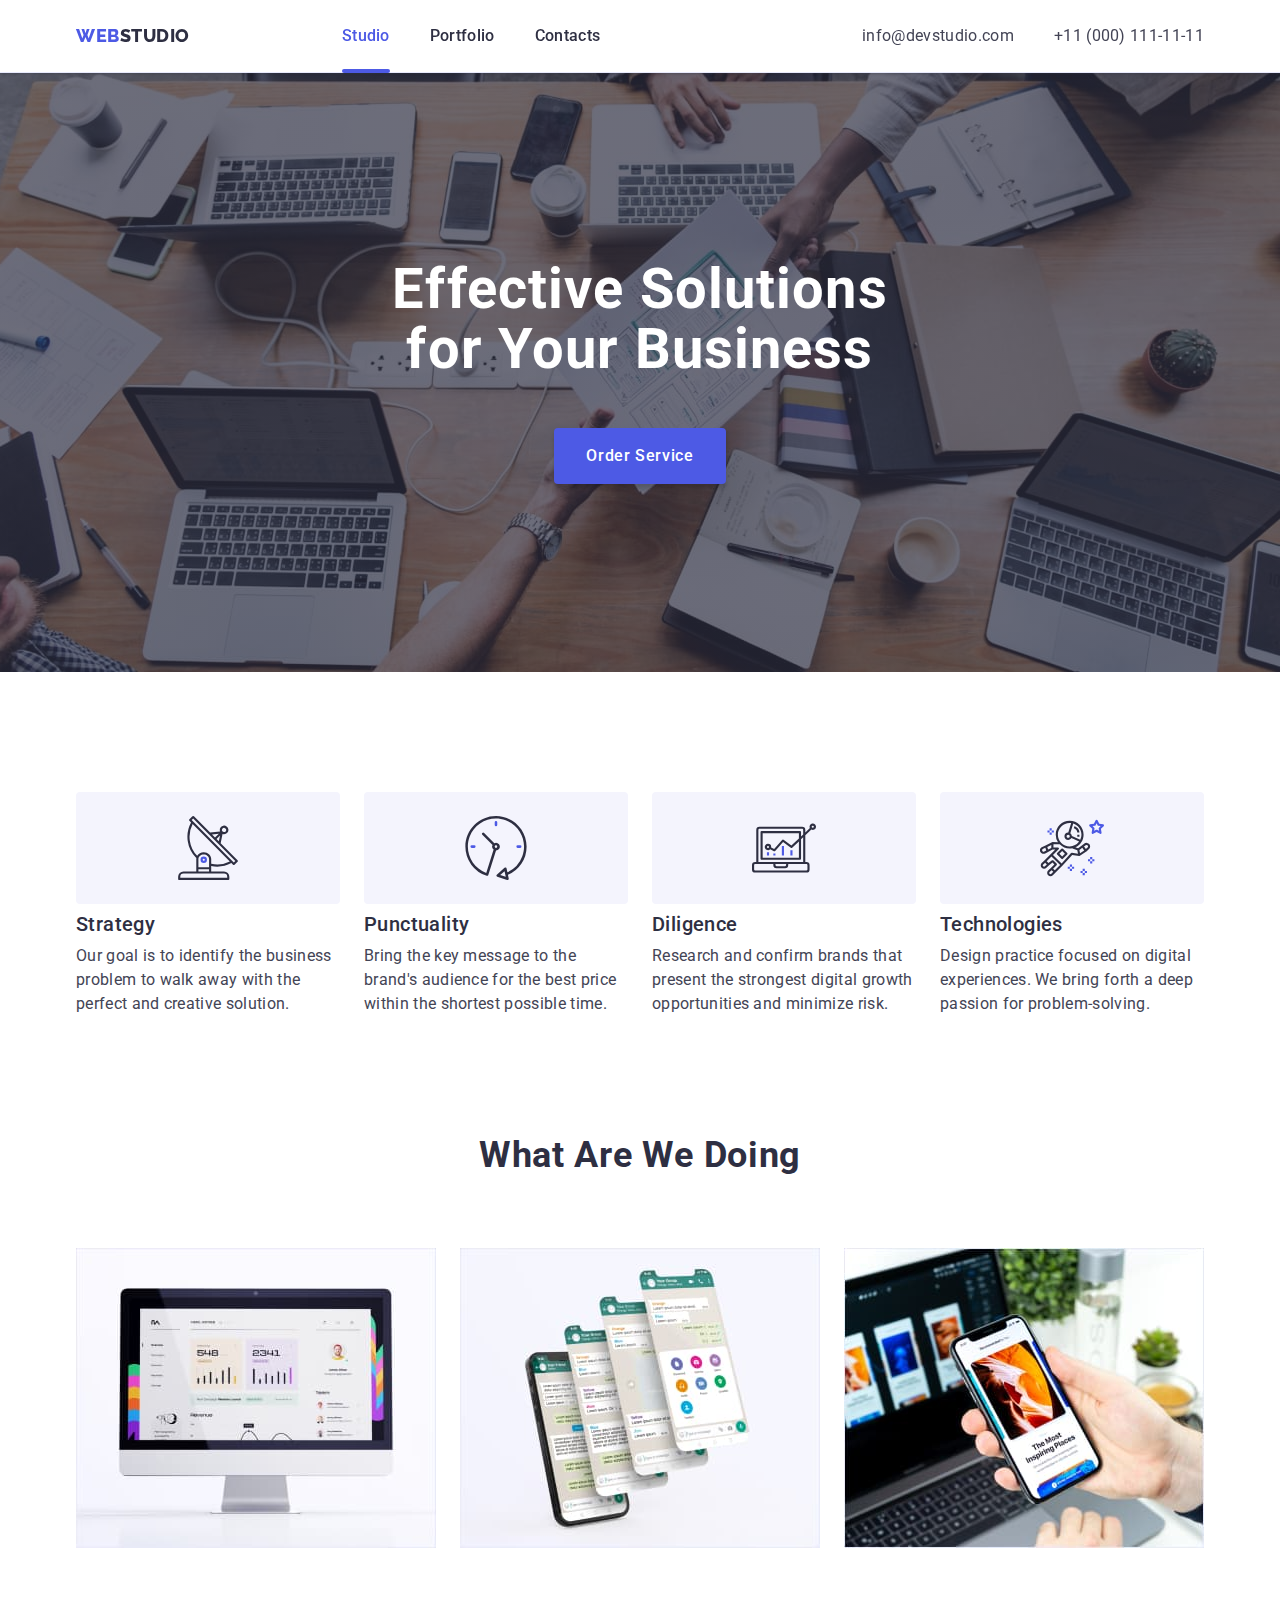
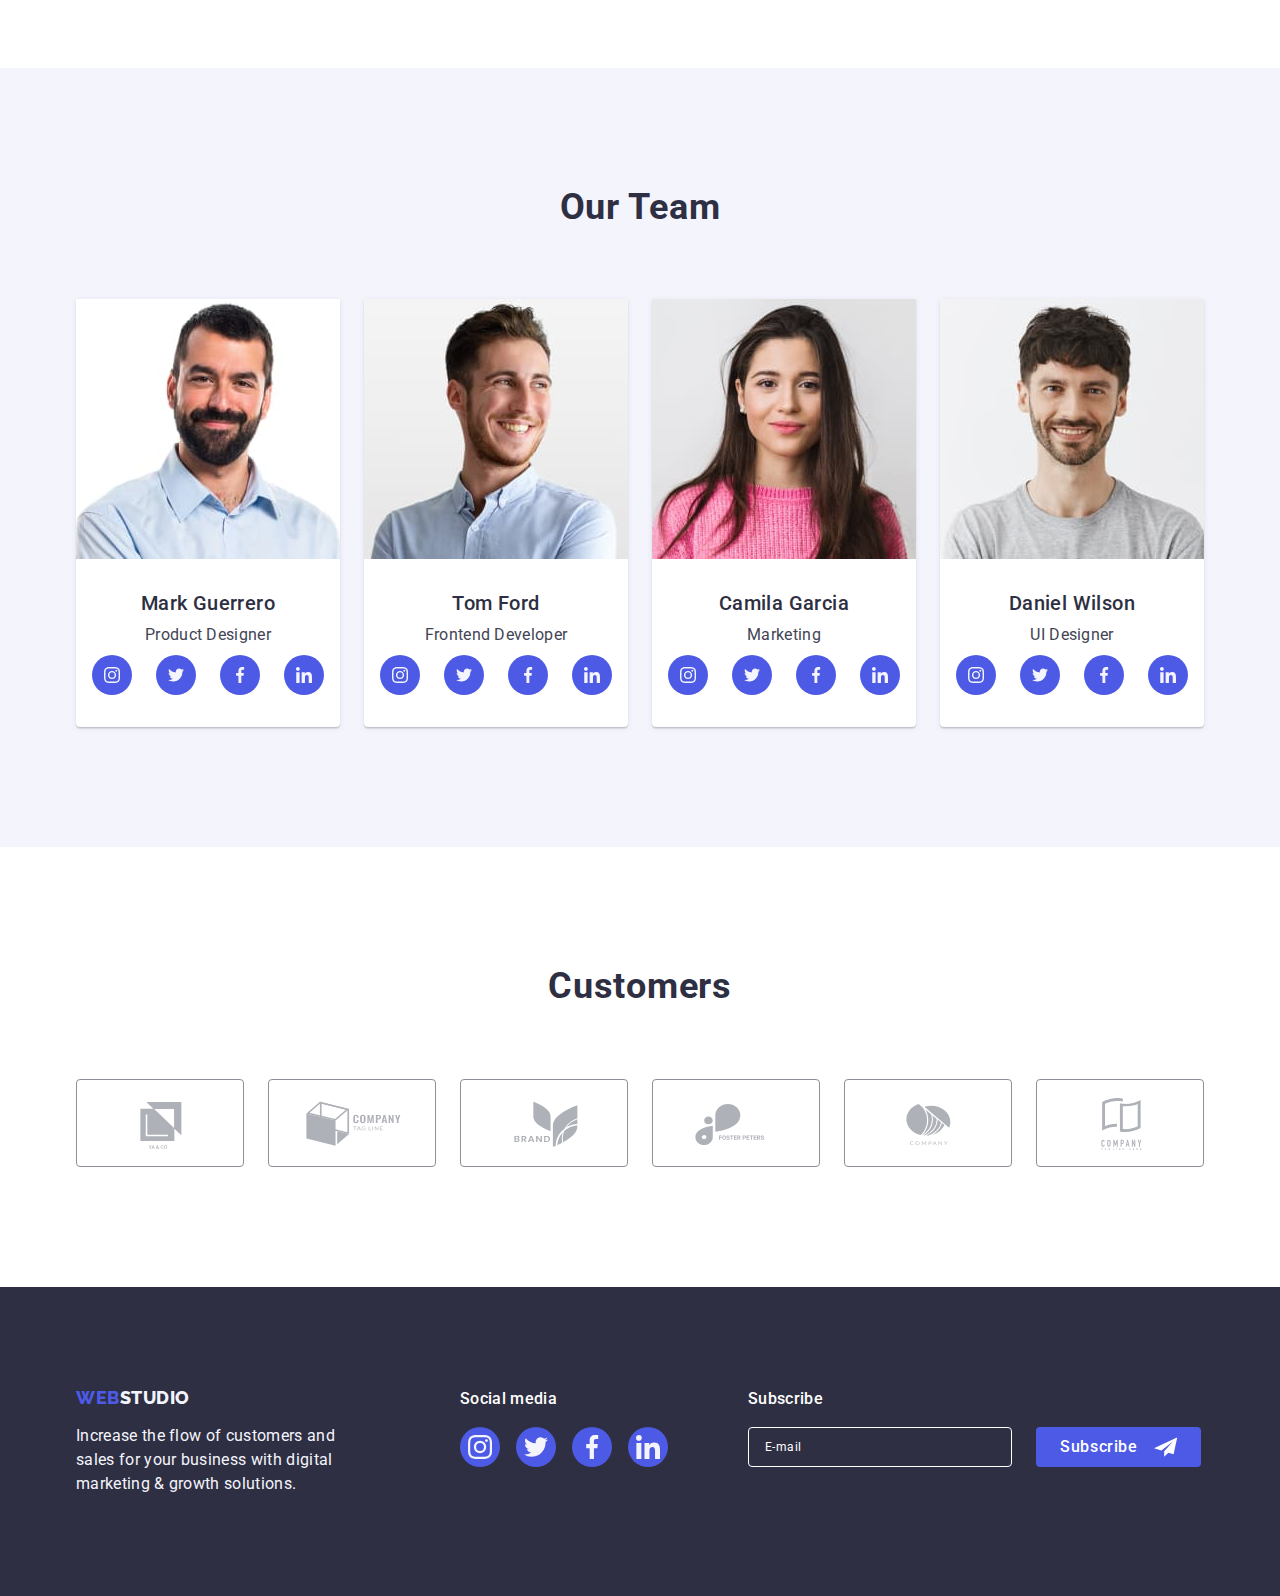
<file: index.html>
<!DOCTYPE html>
<html lang="en">
<head>
    <meta charset="UTF-8">
    <meta http-equiv="X-UA-Compatible" content="IE=edge">
    <meta name="viewport" content="width=device-width, initial-scale=1.0">    
    <title>goit-hw6</title>
    <link rel="preconnect" href="https://fonts.googleapis.com">
    <link rel="preconnect" href="https://fonts.gstatic.com" crossorigin>
    <link href="https://fonts.googleapis.com/css2?family=Raleway:wght@800&family=Roboto:wght@400;500;700&display=swap"
    rel="stylesheet">
    <link rel="stylesheet" href="https://cdnjs.cloudflare.com/ajax/libs/modern-normalize/1.1.0/modern-normalize.min.css">
    <link rel="stylesheet" href="./css/styles.css">
</head>
<body>

<!--Header-->
    <header class="header">
        <div class="container  main-nav">
        <nav class="site-nav">
            <a href="./index.html" class="logo logo-header link">Web<span class="header-brand">Studio</span></a>               
           
            <ul class="site-menu list">
                <li class="item"><a href="./index.html" class="menu link current-page">Studio</a></li>
                <li class="item"><a href="./portfolio.html" class="menu link">Portfolio</a></li>
                <li class="item"><a href="" class="menu link">Contacts</a></li>
            </ul>            
        </nav>
       
        <address class="adress">
                <ul class="adress-list list">
                    <li class="item">
                        <a href="mailto:info@devstudio.com" class="contact link">info@devstudio.com</a>
                    </li>
                    <li class="item">
                        <a href="tel:+110001111111" class="contact link">+11 (000) 111-11-11</a>
                    </li>
                </ul>
        </address>   
        </div>
    </header>

   <!--Main-->
    <main>
    <!--Section Hero-->
        <section class="hero">
            
            <h1 class="hero-title">Effective Solutions for Your Business</h1>
            <button type="button" class="button primary" data-modal-open>Order Service</button>
           
        </section>
    <!--Section Features-->
        <section class="section">            
            
                <div class="container">
                    <h2 class="title visually-hidden">Features</h2>
                    <ul class="features-list card-set list ">
                        <li class="card-set-item">
                            <div class="svg-icon">
                            <svg width="64" height="64">
                                <use href="./images/icon.svg#icon-antenna"></use>
                            </svg>  
                            </div>
                            <h3 class="subtitle">Strategy</h3>
                            <p class="description">
                                Our goal is to identify the business
                                problem to walk away with the perfect and creative solution.
                            </p>                          
                        </li>
                        <li class="card-set-item">
                            <div class="svg-icon">
                                <svg width="64" height="64">
                                    <use href="./images/icon.svg#icon-clock"></use>
                                </svg>
                            </div>
                            <h3 class="subtitle">Punctuality</h3>
                            <p class="description">
                                Bring the key message to the brand's audience for the best
                                price within the shortest possible time.
                            </p>
                        </li>
                        <li class="card-set-item">
                            <div class="svg-icon">
                                <svg width="64" height="64">
                                    <use href="./images/icon.svg#icon-diagram"></use>
                                </svg>
                            </div>
                            <h3 class="subtitle">Diligence</h3>
                            <p class="description">
                                Research and confirm brands that present the strongest
                                digital growth opportunities and minimize risk.
                            </p>
                        </li>
                        <li class="card-set-item">
                            <div class="svg-icon">
                                <svg width="64" height="64">
                                    <use href="./images/icon.svg#icon-astronaut"></use>
                                </svg>
                            </div>
                            <h3 class="subtitle">Technologies</h3>
                            <p class="description">
                                Design practice focused on digital experiences. We bring
                                forth a deep passion for problem-solving.
                            </p>
                        </li>
                    </ul>
                
            </div>
        </section>

    <!--Section Works-->
        <section class="section section-work">
            <div class="container">
            <h2 class="title">What are we doing</h2>
            <ul class="works-list card-set list">
                <li class="card-set-item">
                    <img src="./images/main-page/img1.jpg" alt="Computer" width="360" height="300"/>
                </li>
                <li class="card-set-item">
                    <img src="./images/main-page/img2.jpg" alt="Mobile phone" width="360" height="300"/>
                </li>
                <li class="card-set-item">
                    <img src="./images/main-page/img3.jpg" alt="Laptop" width="360" height="300"/>
                </li>
            </ul>
        </div>
        </section>
    
        <!--Section Our Team-->
        <section class="section section-team">
            <div class="container">
            <h2 class="title">Our Team</h2>
            <ul class="team-list card-set list">
                <li class="card-set-item item">
                    <img src="./images/main-page/teamcard1.jpg" class="team-img" alt="Product Designer" width="264" height="260"/>
                    <div class="team-card">
                    <h3 class="subtitle team-subtitle">Mark Guerrero</h3>
                    <p class="description team-description">Product Designer</p>
                      
                    <ul class="icon-set list">
                        <li class="icon-set-item">
                            <a href="" class="link social-icon social-icon-team">
                            
                                <svg width="16" height="16" class="social-btn">
                                    <use href="./images/icon.svg#icon-instagram"></use>
                                </svg>
                           
                            </a>
                        </li>
                        <li class="icon-set-item">
                            <a href="" class="link social-icon social-icon-team">
                                <svg width="16" height="16" class="social-btn">
                                    <use href="./images/icon.svg#icon-twitter"></use>
                                </svg>
                            </a>
                        </li>
                        <li class="icon-set-item">
                            <a href="" class="link social-icon social-icon-team">
                                <svg width="16" height="16" class="social-btn">
                                    <use href="./images/icon.svg#icon-facebook"></use>
                                </svg>
                            </a>
                        </li>
                        <li class="icon-set-item">
                            <a href="" class="link social-icon social-icon-team">
                                <svg width="16" height="16" class="social-btn">
                                    <use href="./images/icon.svg#icon-linkedin"></use>
                                </svg>
                            </a>
                        </li>
                    </ul> 
                    </div>
                </li>
                <li class="card-set-item item">
                    <img src="./images/main-page/teamcard2.jpg" class="team-img" alt="Frontend Developer" width="264" height="260"/>
                    <div class="team-card">
                    <h3 class="subtitle team-subtitle">Tom Ford</h3>
                    <p class="description team-description">Frontend Developer</p>
                            <ul class="icon-set list">
                                <li class="icon-set-item">
                                    <a href="" class="link social-icon social-icon-team">
                            
                                        <svg width="16" height="16" class="social-btn">
                                            <use href="./images/icon.svg#icon-instagram"></use>
                                        </svg>
                            
                                    </a>
                                </li>
                                <li class="icon-set-item">
                                    <a href="" class="link social-icon social-icon-team">
                                        <svg width="16" height="16" class="social-btn">
                                            <use href="./images/icon.svg#icon-twitter"></use>
                                        </svg>
                                    </a>
                                </li>
                                <li class="icon-set-item">
                                    <a href="" class="link social-icon social-icon-team">
                                        <svg width="16" height="16" class="social-btn">
                                            <use href="./images/icon.svg#icon-facebook"></use>
                                        </svg>
                                    </a>
                                </li>
                                <li class="icon-set-item">
                                    <a href="" class="link social-icon social-icon-team">
                                        <svg width="16" height="16" class="social-btn">
                                            <use href="./images/icon.svg#icon-linkedin"></use>
                                        </svg>
                                    </a>
                                </li>
                            </ul>
                    </div>
                    </li>
                <li class="card-set-item item">
                    <img src="./images/main-page/teamcard3.jpg" class="team-img" alt="Marketing" width="264" height="260"/>
                    <div class="team-card">
                    <h3 class="subtitle team-subtitle">Camila Garcia</h3>
                    <p class="description team-description">Marketing</p>
                            <ul class="icon-set list">
                                <li class="icon-set-item">
                                    <a href="" class="link social-icon social-icon-team">
                            
                                        <svg width="16" height="16" class="social-btn">
                                            <use href="./images/icon.svg#icon-instagram"></use>
                                        </svg>
                            
                                    </a>
                                </li>
                                <li class="icon-set-item">
                                    <a href="" class="link social-icon social-icon-team">
                                        <svg width="16" height="16" class="social-btn">
                                            <use href="./images/icon.svg#icon-twitter"></use>
                                        </svg>
                                    </a>
                                </li>
                                <li class="icon-set-item">
                                    <a href="" class="link social-icon social-icon-team">
                                        <svg width="16" height="16" class="social-btn">
                                            <use href="./images/icon.svg#icon-facebook"></use>
                                        </svg>
                                    </a>
                                </li>
                                <li class="icon-set-item">
                                    <a href="" class="link social-icon social-icon-team">
                                        <svg width="16" height="16" class="social-btn">
                                            <use href="./images/icon.svg#icon-linkedin"></use>
                                        </svg>
                                    </a>
                                </li>
                            </ul>
                    </div>
                </li>
                <li class="card-set-item item">
                    <img src="./images/main-page/teamcard4.jpg" class="team-img" alt="UI Designer" width="264" height="260"/>
                    <div class="team-card">
                    <h3 class="subtitle team-subtitle">Daniel Wilson</h3>
                    <p class="description team-description">UI Designer</p>
                            <ul class="icon-set list">
                                <li class="icon-set-item">
                                    <a href="" class="link social-icon social-icon-team">
                            
                                        <svg width="16" height="16" class="social-btn">
                                            <use href="./images/icon.svg#icon-instagram"></use>
                                        </svg>
                            
                                    </a>
                                </li>
                                <li class="icon-set-item">
                                    <a href="" class="link social-icon social-icon-team">
                                        <svg width="16" height="16" class="social-btn">
                                            <use href="./images/icon.svg#icon-twitter"></use>
                                        </svg>
                                    </a>
                                </li>
                                <li class="icon-set-item">
                                    <a href="" class="link social-icon social-icon-team">
                                        <svg width="16" height="16" class="social-btn">
                                            <use href="./images/icon.svg#icon-facebook"></use>
                                        </svg>
                                    </a>
                                </li>
                                <li class="icon-set-item">
                                    <a href="" class="link social-icon social-icon-team">
                                        <svg width="16" height="16" class="social-btn">
                                            <use href="./images/icon.svg#icon-linkedin"></use>
                                        </svg>
                                    </a>
                                </li>
                            </ul>
                    </div>
                </li>
            </ul>
            </div>
        </section>

        <!--Section Customers-->
        <section class="section">
            <div class="container">
                <h2 class="title">Customers</h2>
                <ul class="card-set list-customers list">
                    <li class="card-set-item customer-card">
                        <a href="" class="link-customers link">
                            <svg width="104" height="56" class="icon-customers">
                                <use href="./images/icon.svg#icon-Logo1"></use>
                            </svg>
                        </a>
                    </li>
                    <li class="card-set-item customer-card">
                        <a href="" class="link-customers link">
                            <svg width="104" height="56" class="icon-customers">
                                <use href="./images/icon.svg#icon-Logo2"></use>
                            </svg>
                        </a>
                    </li>
                    <li class="card-set-item customer-card">
                        <a href="" class="link-customers link">
                            <svg width="104" height="56" class="icon-customers">
                                <use href="./images/icon.svg#icon-Logo3"></use>
                            </svg>
                        </a>
                    </li>
                    <li class="card-set-item customer-card">
                        <a href="" class="link-customers link">
                            <svg width="104" height="56" class="icon-customers">
                                <use href="./images/icon.svg#icon-Logo4"></use>
                            </svg>
                        </a>
                    </li>
                    <li class="card-set-item customer-card">
                        <a href="" class="link-customers link">
                            <svg width="104" height="56" class="icon-customers">
                                <use href="./images/icon.svg#icon-Logo5"></use>
                            </svg>
                        </a>
                    </li>
                    <li class="card-set-item customer-card">
                        <a href="" class="link-customers link">
                            <svg width="104" height="56" class="icon-customers">
                                <use href="./images/icon.svg#icon-Logo6"></use>
                            </svg>
                        </a>
                    </li>
                </ul>
            </div>
        
        </section>
    </main>
    
   
<!--Section Footer-->

<footer class="footer">
    <div class="container footer-container">

        <div>
            <a href="./index.html" class=" footer-logo logo link">Web<span class="footer-brand">Studio</span></a>
            <p class="footer-description">
                Increase the flow of customers and sales for your business
                with digital marketing & growth solutions.
            </p>
        </div>

        <div>
            <p class="social-media">Social media</p>
            <ul class="icon-set icon-footer list">
                <li class="icon-set-item">
                    <a href="" class="link social-icon social-icon-footer">

                        <svg width="24" height="24" class="social-btn">
                            <use href="./images/icon.svg#icon-instagram"></use>
                        </svg>

                    </a>
                </li>
                <li class="icon-set-item">
                    <a href="" class="link social-icon social-icon-footer">
                        <svg width="24" height="24" class="social-btn">
                            <use href="./images/icon.svg#icon-twitter"></use>
                        </svg>
                    </a>
                </li>
                <li class="icon-set-item">
                    <a href="" class="link social-icon social-icon-footer">
                        <svg width="24" height="24" class="social-btn">
                            <use href="./images/icon.svg#icon-facebook"></use>
                        </svg>
                    </a>
                </li>
                <li class="icon-set-item">
                    <a href="" class="link social-icon social-icon-footer">
                        <svg width="24" height="24" class="social-btn">
                            <use href="./images/icon.svg#icon-linkedin"></use>
                        </svg>
                    </a>
                </li>
            </ul>
        </div>
        
        <form class="subscribe-form">   
            <div class="subscribe">
                <p class="subscribe-label">Subscribe</p>
                <input type="email" class="subscribe-input" placeholder="E-mail"> 
            </div>
            <button type="submit" class="button btn-subscribe">
                Subscribe
                <svg width="24" height="24">
                    <use href="./images/icon.svg#icon-subscribe"></use>
                </svg>
            </button>
        </form>        
    </div>
</footer>
<!--Modal wiev-->
    <div class="backdrop is-hidden" data-modal>
        <div class="modal">
            <button class="btn-close" data-modal-close>
                <svg width="8" height="8" class="close-btn" class="icon-close">
                    <use href="./images/icon.svg#icon-close-button"></use>               
                </svg>
            </button>    
            
            <form class="form">
                <h2 class="title-modal">Leave your contacts and we will call you back</h2>
                <label class="form-field">
                    <span class="form-label">Name</span>
                    <input type="name" class="form-input">
                    <span class="name-icon">
                        <svg class="contact-icon" width="18" height="24">
                            <use href="./images/icon.svg#icon-person"></use>                              
                        </svg>
                    </span>        
                </label>

                <label class="form-field">
                    <span class="form-label">Phone</span>
                    <input type="tel" class="form-input">
                    <span class="name-icon">
                        <svg class="contact-icon" width="18" height="24">
                            <use href="./images/icon.svg#icon-phone"></use>                              
                        </svg>
                    </span>        
                </label>

                <label class="form-field">
                    <span class="form-label">Email</span>
                    <input type="mail" class="form-input">
                    <span class="name-icon">
                        <svg class="contact-icon" width="18" height="24">
                            <use href="./images/icon.svg#icon-email"></use>                              
                        </svg>
                    </span>        
                </label>

                <label class="form-field comment">
                    <span for="comment" class="form-label">Comment</span>
                    <textarea class="form-comment" name="comment" id="comment" cols="" rows="" placeholder="Text input"></textarea>
                </label>
                 
                <label class="accept">                           
                        <input type="checkbox" name="accept" id="accept" class="input-accept visually-hidden">     
                        <span class="accept-icon"> </span>
                        <span class="label">I accept the terms and conditions of the <a href="" class="privacy-policy">Privacy Policy</a> </span>       
                         
                </label>              

                <button type="submit" class="button primary">Send</button>
            </form>

                       
        </div>
    </div>

<!--JS-->
<script src="./js/modal.js"></script>
</body>
</html>
</file>
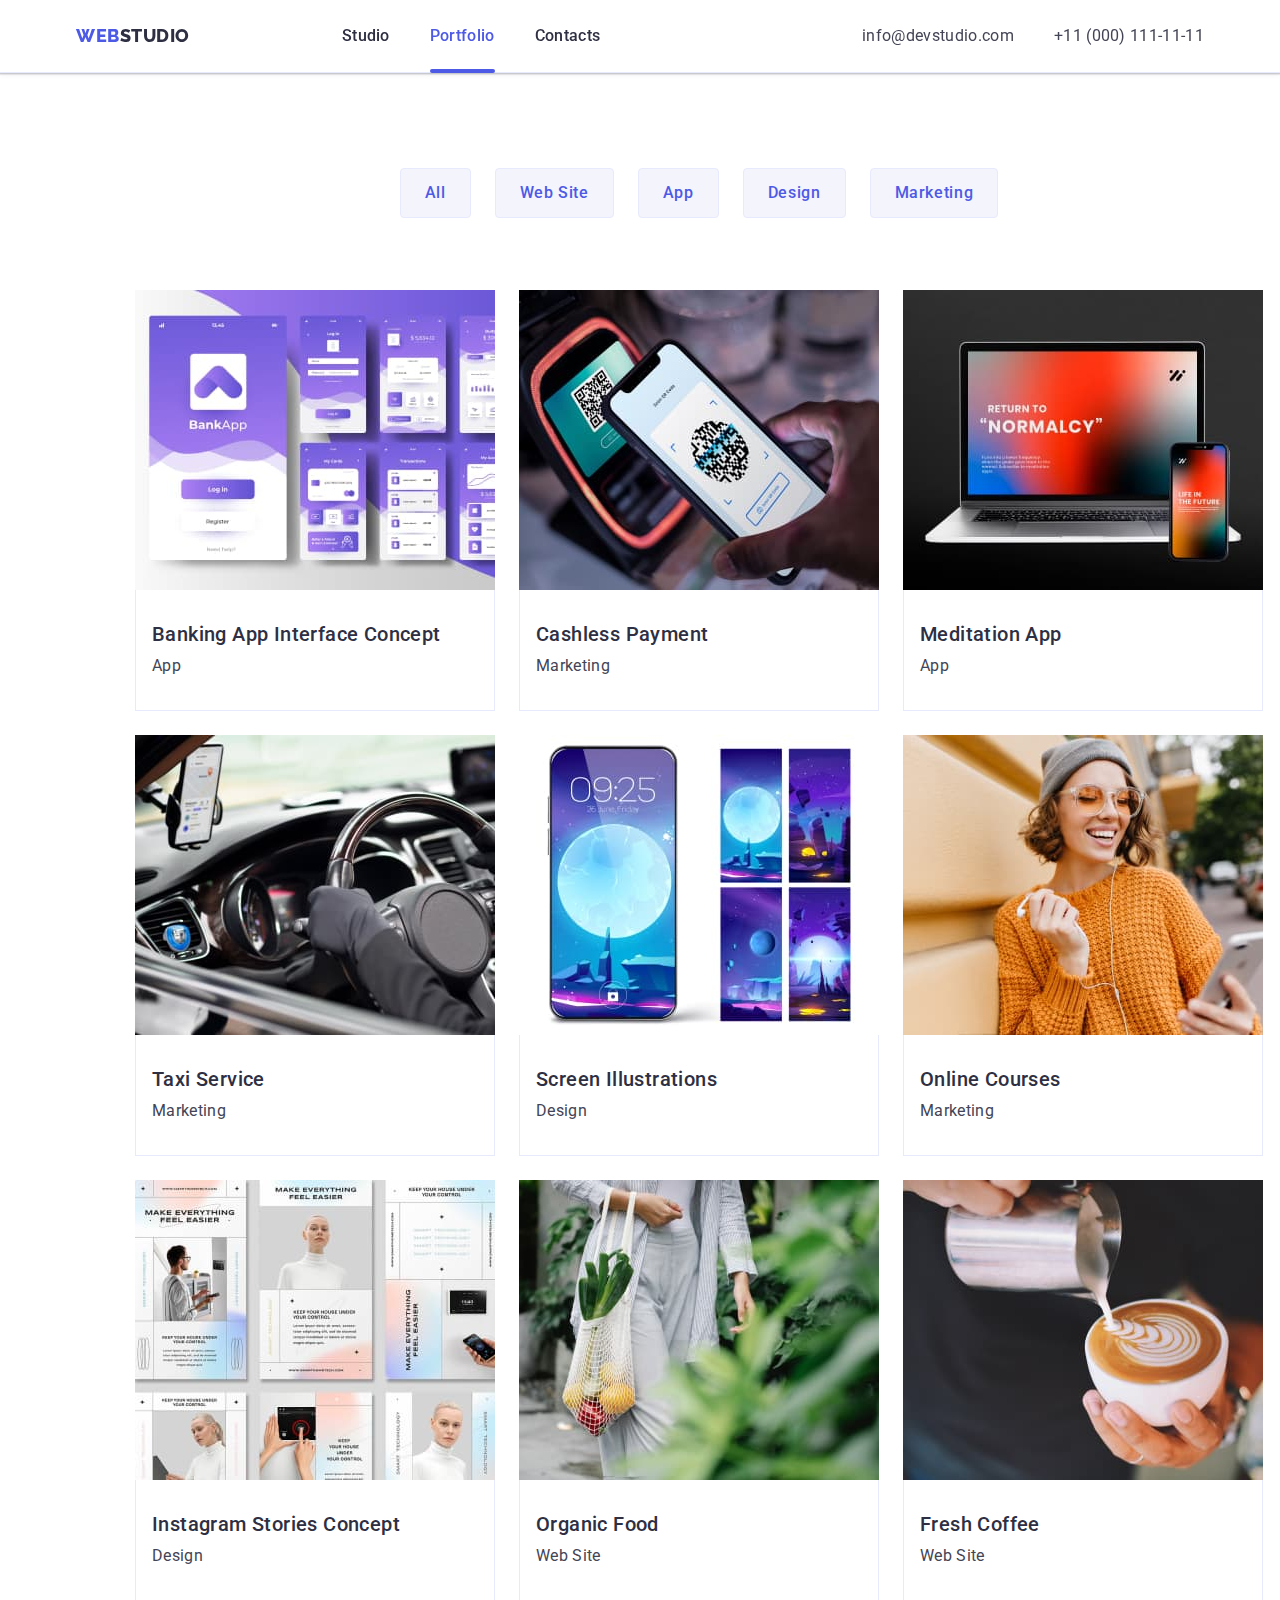
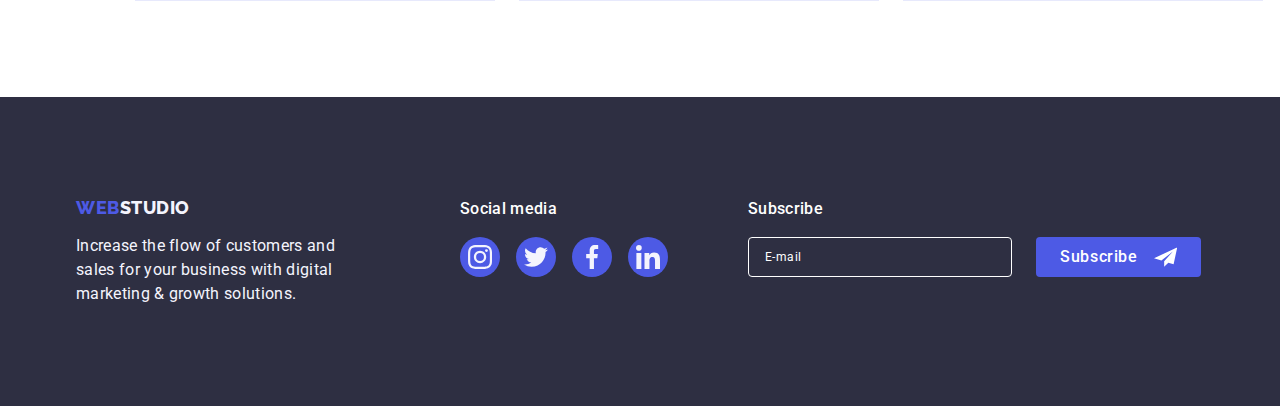
<file: portfolio.html>
<!DOCTYPE html>
<html lang="en">
<head>
    <meta charset="UTF-8">
    <meta http-equiv="X-UA-Compatible" content="IE=edge">
    <meta name="viewport" content="width=device-width, initial-scale=1.0">
    <title>Portfolio</title>
<link rel="preconnect" href="https://fonts.googleapis.com">
<link rel="preconnect" href="https://fonts.gstatic.com" crossorigin>
<link href="https://fonts.googleapis.com/css2?family=Raleway:wght@800&family=Roboto:wght@400;500;700&display=swap"
 rel="stylesheet">
<link rel="stylesheet" href="https://cdnjs.cloudflare.com/ajax/libs/modern-normalize/1.1.0/modern-normalize.min.css">
<link rel="stylesheet" href="./css/styles.css">
</head>
<body>
    <!--Header-->
    <header class="header">
        <div class="container  main-nav">
        <nav class="site-nav">
            <a href="./index.html" class="logo logo-header link">Web<span class="header-brand">Studio</span></a>               
           
            <ul class="site-menu list">
                <li class="item"><a href="./index.html" class="menu link">Studio</a></li>
                <li class="item current-link"><a href="./portfolio.html" class="menu link current-page">Portfolio</a></li>
                <li class="item"><a href="" class="menu link">Contacts</a></li>
            </ul>            
        </nav>
       
        <address class="adress">
                <ul class="adress-list list">
                    <li class="item">
                        <a href="mailto:info@devstudio.com" class="contact link">info@devstudio.com</a>
                    </li>
                    <li class="item">
                        <a href="tel:+110001111111" class="contact link">+11 (000) 111-11-11</a>
                    </li>
                </ul>
        </address>   
        </div>
    </header>

<!--Main-->
<main>
    <!--Section Portfolio-->
    <section class="portfolio">
        
       <div class="container">
            <h1 class="visually-hidden">Portfolio</h1>
            <ul class="portfolio-filters list">
                <li class="item"><button type="button" class="button secondary">All</button></li>
                <li class="item"><button type="button" class="button secondary">Web Site</button></li>
                <li class="item"><button type="button" class="button secondary">App</button></li>
                <li class="item"><button type="button" class="button secondary">Design</button></li>
                <li class="item"><button type="button" class="button secondary">Marketing</button></li>
            </ul>
            <ul class="card-set list">
                <li class="card-set-item">
                    <a href="" class="link portfolio-item">   
                               <div class="portfolio-overlay">               
                                
                                <img src="./images/portfolio/project-card1.jpg" alt="Banking App" width="360" height="300">                        
                            
                            <div class="product-description">
                                <p>
                                    14 Stylish and User-Friendly App Design Concepts · Task Manager App · Calorie Tracker App · Exotic Fruit Ecommerce App · Cloud Storage App
                                </p>
                            </div>
                            </div>
                           
                            <div class="portfolio-card">
                                <h2 class="portfolio-title">Banking App Interface Concept</h2>
                                <p class="portfolio-description">App</p>
                            </div>
                    </a>
                </li>

                <li class="card-set-item">
                    <a href="" class="link portfolio-item"> 
                        <div class="portfolio-overlay">
                        
                            <img src="./images/portfolio/project-card2.jpg" alt="Cashless Payment" width="360" height="300">
                       
                        <div class="product-description">
                            <p>
                                14 Stylish and User-Friendly App Design Concepts · Task Manager App · Calorie Tracker App · Exotic Fruit Ecommerce
                                App · Cloud Storage App
                            </p>
                        </div>  
                        </div> 
                        
                        <div class="portfolio-card">
                                <h2 class="portfolio-title">Cashless Payment</h2>
                                <p class="portfolio-description">Marketing</p>
                        </div>
                    </a>
                </li>

                <li class="card-set-item">
                    <a href="" class="link portfolio-item">  
                        <div class="portfolio-overlay">
                        
                            <img src="./images/portfolio/project-card3.jpg" alt="Meditation App" width="360" height="300">
                            
                            <div class="product-description">
                                <p>
                                    14 Stylish and User-Friendly App Design Concepts · Task Manager App · Calorie Tracker App · Exotic Fruit
                                    Ecommerce
                                    App · Cloud Storage App
                                </p>
                            </div>
                            </div>
                            <div class="portfolio-card">
                                <h2 class="portfolio-title">Meditation App</h2>
                                <p class="portfolio-description">App</p>
                            </div>
                    </a>
                </li>

                <li class="card-set-item">
                    <a href="" class="link portfolio-item">
                        <div class="portfolio-overlay">
                        
                            <img src="./images/portfolio/project-card4.jpg" alt="Taxi Service" width="360" height="300">
                       
                        <div class="product-description">
                            <p>
                                14 Stylish and User-Friendly App Design Concepts · Task Manager App · Calorie Tracker App · Exotic Fruit
                                Ecommerce
                                App · Cloud Storage App
                            </p>
                            </div>
                        </div>
                           
                        <div class="portfolio-card">
                                <h2 class="portfolio-title">Taxi Service</h2>
                                <p class="portfolio-description">Marketing</p>
                        </div>
                    </a>
                </li>

                <li class="card-set-item">
                    <a href="" class="link portfolio-item">   
                        <div class="portfolio-overlay">

                        <img src="./images/portfolio/project-card5.jpg" alt="Screen Illustrations" width="360" height="300">
                           
                        <div class="product-description">
                                <p>
                                    14 Stylish and User-Friendly App Design Concepts · Task Manager App · Calorie Tracker App · Exotic Fruit
                                    Ecommerce
                                    App · Cloud Storage App
                                </p>
                        </div>
                        </div> 
                            
                        <div class="portfolio-card">
                                <h2 class="portfolio-title">Screen Illustrations</h2>
                                <p class="portfolio-description">Design</p>
                        </div>
                    </a>
                </li>

                <li class="card-set-item">
                    <a href="" class="link portfolio-item">
                        <div class="portfolio-overlay">
                        
                            <img src="./images/portfolio/project-card6.jpg" alt="Online Courses" width="360" height="300">
                        
                        <div class="product-description">
                            <p>
                                14 Stylish and User-Friendly App Design Concepts · Task Manager App · Calorie Tracker App · Exotic Fruit
                                Ecommerce
                                App · Cloud Storage App
                            </p>
                        </div>
                        </div>

                        <div class="portfolio-card">
                            <h2 class="portfolio-title">Online Courses</h2>
                            <p class="portfolio-description">Marketing</p>
                        </div>
                    </a>
                </li>

                <li class="card-set-item">
                    <a href="" class="link portfolio-item">
                        <div class="portfolio-overlay">
                            <img src="./images/portfolio/project-card7.jpg" alt="Instagram Stories Concept" width="360" height="300">
                            
                        <div class="product-description">
                                <p>
                                    14 Stylish and User-Friendly App Design Concepts · Task Manager App · Calorie Tracker App · Exotic Fruit
                                    Ecommerce
                                    App · Cloud Storage App
                                </p>
                        </div>
                        </div>
                            
                        <div class="portfolio-card">
                                <h2 class="portfolio-title">Instagram Stories Concept</h2>
                                <p class="portfolio-description">Design</p>
                        </div>
                    </a>
                </li>

                <li class="card-set-item">
                    <a href="" class="link portfolio-item">
                        <div class="portfolio-overlay">
                        
                            <img src="./images/portfolio/project-card8.jpg" alt="Organic Food" width="360" height="300">
                           
                         <div class="product-description">
                                <p>
                                    14 Stylish and User-Friendly App Design Concepts · Task Manager App · Calorie Tracker App · Exotic Fruit
                                    Ecommerce
                                    App · Cloud Storage App
                                </p>
                        </div>
                        </div>

                            <div class="portfolio-card">
                                <h2 class="portfolio-title">Organic Food</h2>
                                <p class="portfolio-description">Web Site</p>
                            </div>
                    </a>
                </li>

                <li class="card-set-item">
                    <a href="" class="link portfolio-item">
                        <div class="portfolio-overlay">
                         
                            <img src="./images/portfolio/project-card9.jpg" alt="Fresh Coffee" width="360" height="300">
                            
                        <div class="product-description">
                                <p>
                                    14 Stylish and User-Friendly App Design Concepts · Task Manager App · Calorie Tracker App · Exotic Fruit
                                    Ecommerce
                                    App · Cloud Storage App
                                </p>
                        </div>
                        </div>

                        <div class="portfolio-card">
                                 <h2 class="portfolio-title">Fresh Coffee</h2>
                                 <p class="portfolio-description">Web Site</p>
                        </div>
                    </a>
                </li>
            </ul>
         
        </div>
    </section>
</main>

<!--Section Footer-->

<footer class="footer">
    <div class="container footer-container">

        <div>
            <a href="./index.html" class=" footer-logo logo link">Web<span class="footer-brand">Studio</span></a>
            <p class="footer-description">
                Increase the flow of customers and sales for your business
                with digital marketing & growth solutions.
            </p>
        </div>

        <div>
            <p class="social-media">Social media</p>
            <ul class="icon-set icon-footer list">
                <li class="icon-set-item">
                    <a href="" class="link social-icon social-icon-footer">

                        <svg width="24" height="24" class="social-btn">
                            <use href="./images/icon.svg#icon-instagram"></use>
                        </svg>

                    </a>
                </li>
                <li class="icon-set-item">
                    <a href="" class="link social-icon social-icon-footer">
                        <svg width="24" height="24" class="social-btn">
                            <use href="./images/icon.svg#icon-twitter"></use>
                        </svg>
                    </a>
                </li>
                <li class="icon-set-item">
                    <a href="" class="link social-icon social-icon-footer">
                        <svg width="24" height="24" class="social-btn">
                            <use href="./images/icon.svg#icon-facebook"></use>
                        </svg>
                    </a>
                </li>
                <li class="icon-set-item">
                    <a href="" class="link social-icon social-icon-footer">
                        <svg width="24" height="24" class="social-btn">
                            <use href="./images/icon.svg#icon-linkedin"></use>
                        </svg>
                    </a>
                </li>
            </ul>
        </div>
        
        <form class="subscribe-form">   
            <div class="subscribe">
                <h2 class="subscribe-label">Subscribe</h2>
                <input type="email" class="subscribe-input" placeholder="E-mail"> 
            </div>
            <button type="submit" class="button btn-subscribe">
                Subscribe
                <svg width="24" height="24">
                    <use href="./images/icon.svg#icon-subscribe"></use>
                </svg>
            </button>
        </form>        
    </div>
</footer>
</body>
</html>
</file>
<file: css/styles.css>
:root{

        --color-iris: #4d5ae5;
        --color-ocean: #404bbf;
        --color-navy-blue: #2e2f42;
        --color-green: #31d0aa;
        --color-slate: #434455;
        --color-light-slate: #8e8f99;        
        --color-cornflower: #e7e9fc;
        --color-cloud: #f4f4fd;        
        --color-navy-blue-modal: #2e2f42;
        --color-grey: #2e2f42;
        --color-white: #ffffff;
        --color-dairy: #fcfcfc;
        --color-icon: #afb1b8;
        --color-navy-blue-modal: rgba(46, 47, 66, 0.4);
        --items: 3;
        --indent: 24px;
        --duration: 250ms;
        --function: cubic-bezier(0.4, 0, 0.2, 1);
}

body {
    padding-top: 72px;
    background-color: var(--color-white);
    color:var(--color-slate);
    font-family: Roboto, sans-serif;    
}

img {
    display: block;
    max-width: 100%;
    height: auto;
}

h1,h2,h3,h4,h5,h6,p {
    margin: 0;
}

.section {
    padding-top: 120px;
    padding-bottom: 120px;
}

.container {
    margin-right: auto;
    margin-left: auto;
    width: 1158px;
    padding: 0 15px;
}

.list{
    list-style: none;
    padding: 0;
    margin: 0;
}

.link{
    text-decoration: none;
}

.visually-hidden {
    position: absolute;
    width: 1px;
    height: 1px;
    margin: -1px;
    border: 0;
    padding: 0;
    white-space: nowrap;
    clip-path: inset(100%);
    clip: rect(0 0 0 0);
    overflow: hidden;
}

.subtitle {
    margin-top: 0;
    margin-bottom: 8px;

    color: var(--color-navy-blue);
    font-weight: 500;
    font-size: 20px;
    line-height: 1.2;
    letter-spacing: 0.02em;
    text-transform: capitalize;
}

.description {
    margin-top: 0;
    margin-bottom: 0;
    letter-spacing: 0.02em;
    font-size: 16px;
    line-height: 1.5;
}

textarea {
    resize: none;
 } 

/**
  |============================
  | Social icons
  |============================
*/
.social-icon {
    display: flex;
    align-items: center;
    justify-content: center;
    border-radius: 50%;
    width: 100%;
    height: 100%;
    outline: none;
    background-color: var(--color-iris);

    transition: background-color var(--duration) var(--function);   
 }

.icon-set {
    display: flex;
    justify-content: center;
    gap: var(--indent);
}

.icon-set-item {
    width: 40px;
    height: 40px;
}

.social-btn {
    fill: var(--color-cloud);
}

/**
  |============================
  | Buttons
  |============================
*/

.button {
     
    display: flex;
    align-items: center;
    text-align: center;

    font-family: inherit;
    font-weight: 500;
    font-size: 16px;
    line-height: 1.5;
    letter-spacing: 0.04em;

    color: var(--color-white);
    background-color: var(--color-iris);  
    
    cursor: pointer;   
}

.button.primary {
    min-width: 169px;
    height: 56px;
    padding: 16px 32px;
    margin: 0 auto;
    border: none;
    border-radius: 4px;
    outline: none;
    text-align: center;
    justify-content: center;
    
    box-shadow: 0px 4px 4px rgba(0, 0, 0, 0.15);

    transition: background-color var(--duration) var(--function); 
}

.button.secondary {
    padding: 12px 24px;
    color: var(--color-iris);

    background-color: var(--color-cloud);
    border: 1px solid var(--color-cornflower);
    border-radius: 4px;
    outline: none;

    transition: color var(--duration) var(--function),
                background-color var(--duration) var(--function), 
                border var(--duration) var(--function),
                box-shadow var(--duration) var(--function); 

}

.button.primary:hover,
.button.primary:focus {
    background-color: var(--color-ocean);
}

.button.secondary:hover,
.button.secondary:focus {
    color: var(--color-white);
    background-color: var(--color-ocean);

    border: 1px solid transparent;
    box-shadow: 0px 3px 1px rgba(0, 0, 0, 0.1),
                0px 2px 1px rgba(0, 0, 0, 0.08),
                0px 2px 2px rgba(0, 0, 0, 0.12);
}

/**
  |============================
  | Logo
  |============================
*/

.logo {
    display: block;
    padding: 24px 0;    
    outline: none;  
    
    font-family: Raleway, sans-serif;
    font-weight: 800;
    font-size: 18px;
    line-height: 1.17;
    letter-spacing: 0.03em;
    text-transform: uppercase;

    color: var(--color-iris);
}

/**
  |============================
  | Card-set
  |============================
*/

.card-set {
    display: flex;
    flex-wrap: wrap;
    gap: var(--indent);
}

.card-set-item{
    width: calc((100% - var(--indent) * (var(--items) - 1)) / var(--items));
}

/**
  |============================
  | Header
  |============================
*/

.header {
    position: fixed;
  z-index: 1;
    width: 100%;
    top: 0;
    left: 0;
    min-height: 72px;
    border-bottom: 1px solid var(--color-cornflower);
    box-shadow: 0px 2px 1px rgba(46, 47, 66, 0.08),
                0px 1px 1px rgba(46, 47, 66, 0.16),
                 0px 1px 6px rgba(46, 47, 66, 0.08);

    background-color: var(--color-white);
}

.logo-header{
    margin-right: 76px;
}

.main-nav{
 
    display: flex;       
    align-items: center;
}

.header-brand {
    outline: none;
    color: var(--color-navy-blue);
    transition: color var(--duration) var(--function); 
}

.header-brand:hover,
.header-brand:focus {
    color: var(--color-iris);
}

.site-nav{
    display: flex;
    align-items: center;
    margin-right: auto;
 }

.site-menu {
    display: flex;
    margin-left: 76px;

    gap: 40px;  
}

.site-menu .menu {
    position: relative;
    display: block;
    padding: 24px 0;
    outline: none;

    font-weight: 500;
    font-size: 16px;
    line-height: 1.5;  
    letter-spacing: 0.02em; 

    color: var(--color-navy-blue);

    transition: color var(--duration) var(--function); 
}

.site-menu .menu:hover,
.site-menu .menu:focus
{
    color:var(--color-ocean);

}

.site-menu .current-page {
    color: var(--color-iris);
 
}
.site-menu .current-link {
    position: relative; 
}

.site-menu .menu::after,
.site-menu .current-link::after
 {
    position: absolute;
    left: 0;
    bottom: -1px;
    display: block;  
    content: "";
    width: 100%;
    height: 4px;
    transform: scaleX(0);

    background-color: transparent; 
    border-radius: 2px;
 
    transition: transform var(--duration) var(--function),
                background-color var(--duration) var(--function); 
}  

.site-menu .current-page::after  {
    transform: scaleX(1);
    background-color: var(--color-iris);
}

.site-menu .menu:hover::after
 {
    transform: scaleX(1);
    background-color: var(--color-iris);
}

.adress{
    display: flex;
    font-style: normal;   
}

.adress-list{
    display: flex;
    gap: 40px;   
}

.adress-list .contact{
    display: block;
    padding: 24px 0;
    outline: none;

    font-size: 16px;
    line-height: 1.5;
    letter-spacing: 0.02em;

    color: var(--color-slate);

    transition: color var(--duration) var(--function); 
}

.adress-list .contact:hover,
.adress-list .contact:focus
{
    color:var(--color-ocean);
}

.title {
    margin-bottom: 72px;
    text-align: center;
    
    font-weight: 700;
    font-size: 36px;
    line-height: 1.1;
    letter-spacing: 0.02em;    
    text-transform: capitalize;

    color: var(--color-navy-blue);
}

/**
  |============================
  | section hero
  |============================
*/

.hero {
    max-width: 1440px;
    min-height: 600px;
    padding-top: 188px;
    padding-bottom: 188px;
    text-align: center;
    margin-left: auto;
    margin-right: auto;

    background-color: var(--color-iris);
    background-image: linear-gradient(rgba(46, 47, 66, 0.7), rgba(46, 47, 66, 0.7)),
    url(../images/img-name.jpg);
    background-repeat: no-repeat;
    background-position: center;
    background-size: cover; 
}

.hero-title{
    max-width: 496px;
    margin: 0 auto 48px;
      
    font-style: normal;
    font-weight: 700;
    font-size: 56px;
    line-height: 1.07;
    letter-spacing: 0.02em; 

    color: var(--color-white);
}

/**
  |============================
  | Section Features
  |============================
*/

.features-list {
    --items: 4;
}

.svg-icon {
    height: 112px;
    padding: 24px 100px;
    margin-bottom: 8px;
    display: flex;
    align-items: center;
    justify-content: center;
    border-radius: 4px;   
   
    background-color: var(--color-cloud);
}

/**
  |============================
  | Section Works
  |============================
*/

.section-work {
    padding-top: 0;
}

/**
  |============================
  | Section Team
  |============================
*/

.section-team {
    background-color: var(--color-cloud);
}

.team-list {
    --items: 4;
}

.team-list .item {
    background-color: var(--color-white);
    box-shadow: 0px 1px 6px rgba(46, 47, 66, 0.08), 0px 1px 1px rgba(46, 47, 66, 0.16), 0px 2px 1px rgba(46, 47, 66, 0.08);
    border-radius: 0px 0px 4px 4px;
}

.team-card {
    padding: 32px 0;
}

.team-subtitle {
   text-align: center;
}

.team-description {
    text-align: center;
    margin-bottom: 8px;
}

.social-icon-team:hover,
.social-icon-team:focus {
    background-color: var(--color-ocean);
}

/**
  |============================
  | Section Customers
  |============================
*/

.list-customers {
    --items: 6;
}

.customer-card {
    height: 88px;
}

.link-customers{
    display: flex;
    align-items: center;
    justify-content: center;
    width: 100%;
    height: 100%;
    border: 1px solid var(--color-light-slate);    
    border-radius: 4px;
    outline: none;

    color: var(--color-icon);

    transition: color var(--duration) var(--function), 
         border-color var(--duration) var(--function); 
}

.link-customers:hover,
.link-customers:focus {
    border-color: var(--color-ocean);
    color: var(--color-ocean);
   
}

.icon-customers {
 fill: currentColor; 
}

/**
  |============================
  | Footer
  |============================
*/

.footer{
    padding-top: 100px;
    padding-bottom: 100px;

    background-color: var(--color-navy-blue);
    color: var(--color-cloud);
    
}

.footer-container{
    display: flex;
    align-items: baseline;
    gap: 120px;
}

.footer-logo {
    margin-bottom: 16px;
    padding: 0;
}

.footer-brand{
    outline: none;
    color: var(--color-cloud);
    transition: color var(--duration) var(--function); 
}

.footer-brand:hover,
.footer-brand:focus{
    color: var(--color-iris);
}

.footer-description {
    width: 264px;  

    font-size: 16px;
    line-height: 1.5;
    letter-spacing: 0.02em;   
       
    color: var(--color-cloud);
}

.social-media,
.subscribe-label {
    display: block;
    margin-bottom: 16px;

    font-weight: 500;
    font-size: 16px;
    line-height: 1.5;
    letter-spacing: 0.02em;

    color: var(--color-white);
}

.icon-footer {
    --indent: 16px;
}

.social-icon-footer:hover,
.social-icon-footer:focus {
    background-color: var(--color-green);
}

.subscribe-form {
    padding: 0;
    display: flex;  
    align-items: end;
    gap: 24px;
    margin-left: -40px;
}


.subscribe-label {
    display: block;
    margin-bottom: 16px;
    font-weight: 500;
    font-size: 16px;
    line-height: 1.5;
    letter-spacing: 0.02em;

    color: var(--color-white);
}
.subscribe-input {
    width: 264px;
    height: 40px;
    padding: 8px 16px;
    border: 1px solid var(--color-white);
    font-size: 12px;
    line-height: 2;
    letter-spacing: 0.04em;

    color: var(--color-white);
    background-color: var(--color-navy-blue);
    border-radius: 4px;
    outline: none;
}

.subscribe-input:focus {
    background-color: var(--color-ocean);
 } 
.btn-subscribe {
    display: flex;
    width: 165px;
    height: 40px;  
    text-align:center;
    padding: 8px 24px;
    border-radius: 4px;
    border: none;
    outline: none;
    gap: 16px;

    transition: background-color var(--duration) var(--function);
}

.btn-subscribe:focus,
.btn-subscribe:hover  {
 background-color: var(--color-ocean);   
}

.subscribe-input::placeholder {
font-size: 12px;
line-height: 2;
letter-spacing: 0.04em;

color: var(--color-white);
}

/**
  |============================
  | Portfolio
  |============================
*/

.portfolio{
    padding: 96px 120px;
}

.portfolio-filters {
    display: flex;
    justify-content: center;
    margin-bottom: 72px;
    gap: 24px;
}

.portfolio-item {
    outline: none;
    display: block; 
    transition: box-shadow var(--duration) var(--function); 
}


.portfolio-item:hover,
.portfolio-item:focus {
    box-shadow: 0px 1px 6px rgba(46, 47, 66, 0.08),
                0px 1px 1px rgba(46, 47, 66, 0.16),
                0px 2px 1px rgba(46, 47, 66, 0.08);
}


.portfolio-card {
    padding: 32px 16px;
    border: 1px solid var(--color-cornflower);
    border-top: none;
}

.portfolio-overlay {
   position: relative;
   width: 100%;
   height: 100%;
   overflow: hidden;   
}
.product-description {
    position: absolute;
    top: 0;
    left: 0;
    width: 100%;
    height: 100%;
    background-color: var(--color-iris);
    transform: translateY(100%);

    transition: transform var(--duration) var(--function); 
    
}

.card-set-item:hover .product-description
{
    transform: translateY(0);
    
 }

.product-description > p {
    padding: 40px 32px;

    font-size: 16px;
    line-height: 1.5;
    letter-spacing: 0.02em;  
   
    color: var(--color-cloud);
   
 }

.portfolio-title {
    font-weight: 500;
    font-size: 20px;
    line-height: 1.2;
    letter-spacing: 0.02em;
    margin-bottom: 8px;

    color: var(--color-navy-blue);
}

.portfolio-description{
    font-size: 16px;
    line-height: 1.5;
    letter-spacing: 0.02em;

    color: var(--color-slate);
}

/**
  |============================
  | Modal wiev
  |============================
*/

.backdrop{
  position: fixed;
  z-index: 100;
  top: 0;
  left: 0;
  opacity: 1;

  width: 100%;
  height: 100%;

  background-color: rgba(46, 47, 66, 0.4);
 
  transition: opacity var(--duration) var(--function);
 
}

.backdrop.is-hidden {
  opacity: 0;
  pointer-events: none;
  }

.modal{
    position: absolute;    

    top: 50%;
    left: 50%;   
    padding: 24px;
    opacity: 1; 
 
    width: 408px;
    min-height: 584px;
    background-color: var(--color-dairy);
    box-shadow: 0px 1px 1px rgba(0, 0, 0, 0.14), 0px 1px 3px rgba(0, 0, 0, 0.12), 0px 2px 1px rgba(0, 0, 0, 0.2);
    border-radius: 4px;

    transform: translate(-50%, -50%) scale(1);
    transition: transform var(--duration) var(--function),
                  opacity var(--duration) var(--function);
} 

.backdrop.is-hidden .modal {
    transform: translate(-50%, -50%) scale(0.9);
    opacity: 0;
} 

.btn-close {
    display: block;
    display: flex;
    align-items: center;
    justify-content: center;
    margin-left: auto;
    margin-bottom: 72px;
    outline: none;
    cursor: pointer;  
    width: 24px;
    height: 24px;  
   
    border: none;
    border-radius: 50%;
      
    color: var(--color-icon);
    background-color: var(--color-cornflower);

    transition: background-color var(--duration) var(--function),
                fill var(--duration) var(--function);
  } 

   .btn-close:hover,
   .btn-close:focus{
    background-color: var(--color-ocean);
    fill: var(--color-cornflower);
  }
    
    .title-modal {
    margin-bottom: 16px;
    font-weight: 500;
    font-size: 16px;
    line-height: 1.5;
       
    text-align: center;
    letter-spacing: 0.02em;
    
    color: var(--color-navy-blue);
    }

.form-field{
    display: flex;
    width: 360px;
    flex-direction: column;
    margin-bottom: 8px;
    position: relative;
  
}

.comment {
    margin-bottom: 16px;
}

.accept {
    display: flex;   
    align-items: end;

    margin-bottom: 24px;
    gap: 8px;
    font-size: 12px;
    line-height: 1.17;
    letter-spacing: 0.04em;
    color: var(--color-light-slate);
    
    transition: color var(--duration) var(--function);
}

.input-accept:checked ~ .label{   
    color: var(--color-slate);
  }
 
.form-field  .form-input, 
.form-field  .form-comment {
    padding: 8px 35px;   
    outline: none;
    border: 1px solid var(--color-navy-blue-modal);
    border-radius: 4px;

    color: var(--color-light-slate);

    transition: border-color var(--duration) var(--function), 
                fill var(--duration) var(--function);
}
.form-field .form-comment {
    padding: 8px 16px;
} 
.form-field:focus-within >.form-input,
.form-field:focus-within >.form-comment {
    border-color: var(--color-iris);
} 

 .form-field:focus-within >.name-icon {
    fill: var(--color-iris);
 } 

.form-field  .form-label{
    display: block;
    margin-bottom: 4px;
    font-size: 12px;
    line-height: 1.17;       
    letter-spacing: 0.01em;
    color: var(--color-light-slate);
}

.form-field textarea::placeholder {
    font-size: 12px;
    line-height: 1.17;
      
    letter-spacing: 0.04em;
    
    color: var(--color-navy-blue-modal);
}

.form-field textarea {   
   height: 120px;  
}

.accept-icon {   
   display: absolute; 
 
   width: 16px;
   height: 16px;
   border: 1px solid rgba(46, 47, 66, 0.4);
   border-radius: 2px;

   transition: background-color var(--duration) var(--function),
                   border-color var(--duration) var(--function),
                   background-image var(--duration) var(--function);
 }

 .input-accept:checked + .accept-icon {  

    background-color: var(--color-iris); 
    border-color: var(--color-iris);
    background-image: url("data:image/svg+xml,%3Csvg width='10' height='8' viewBox='0 0 10 8' fill='none' xmlns='http://www.w3.org/2000/svg'%3E%3Cpath d='M8.44558 0.255056C8.61838 0.089653 8.84834 -0.00178848 9.08693 2.65108e-05C9.32551 0.0018415 9.55407 0.0967713 9.72436 0.264784C9.89466 0.432797 9.99337 0.660752 9.99968 0.900549C10.006 1.14034 9.91939 1.37323 9.75816 1.55005L4.86357 7.70436C4.7794 7.79551 4.67782 7.86865 4.5649 7.91942C4.45198 7.97018 4.33003 7.99754 4.20636 7.99984C4.08268 8.00214 3.95981 7.97935 3.8451 7.93282C3.73038 7.88629 3.62618 7.81698 3.53872 7.72903L0.292827 4.46564C0.202435 4.38096 0.129933 4.27884 0.0796475 4.16537C0.0293621 4.05191 0.00232279 3.92942 0.000143182 3.80522C-0.00203643 3.68102 0.0206883 3.55765 0.0669613 3.44248C0.113234 3.3273 0.182108 3.22267 0.269473 3.13483C0.356838 3.047 0.460905 2.97775 0.575465 2.93123C0.690026 2.88471 0.812734 2.86186 0.936267 2.86405C1.0598 2.86624 1.18163 2.89343 1.29449 2.94398C1.40734 2.99454 1.50892 3.06743 1.59315 3.15831L4.16189 5.73967L8.42227 0.28219C8.42994 0.272694 8.43813 0.263635 8.4468 0.255056H8.44558Z' fill='%23F4F4FD'/%3E%3C/svg%3E");
        
    background-repeat: no-repeat;
    background-position: center;
 }

 .privacy-policy  {
    font-size: 12px;
    line-height: 1.33;
    letter-spacing: 0.04em;

    color: var(--color-iris);
}

.name-icon {
    display: inline-block;
    position: absolute;
    top: 12px;
    left: 16px;
    transform: translateY(50%);
    width: 18px;
    height: 24px;
    background-color: var(--color-white);    
}
</file>
